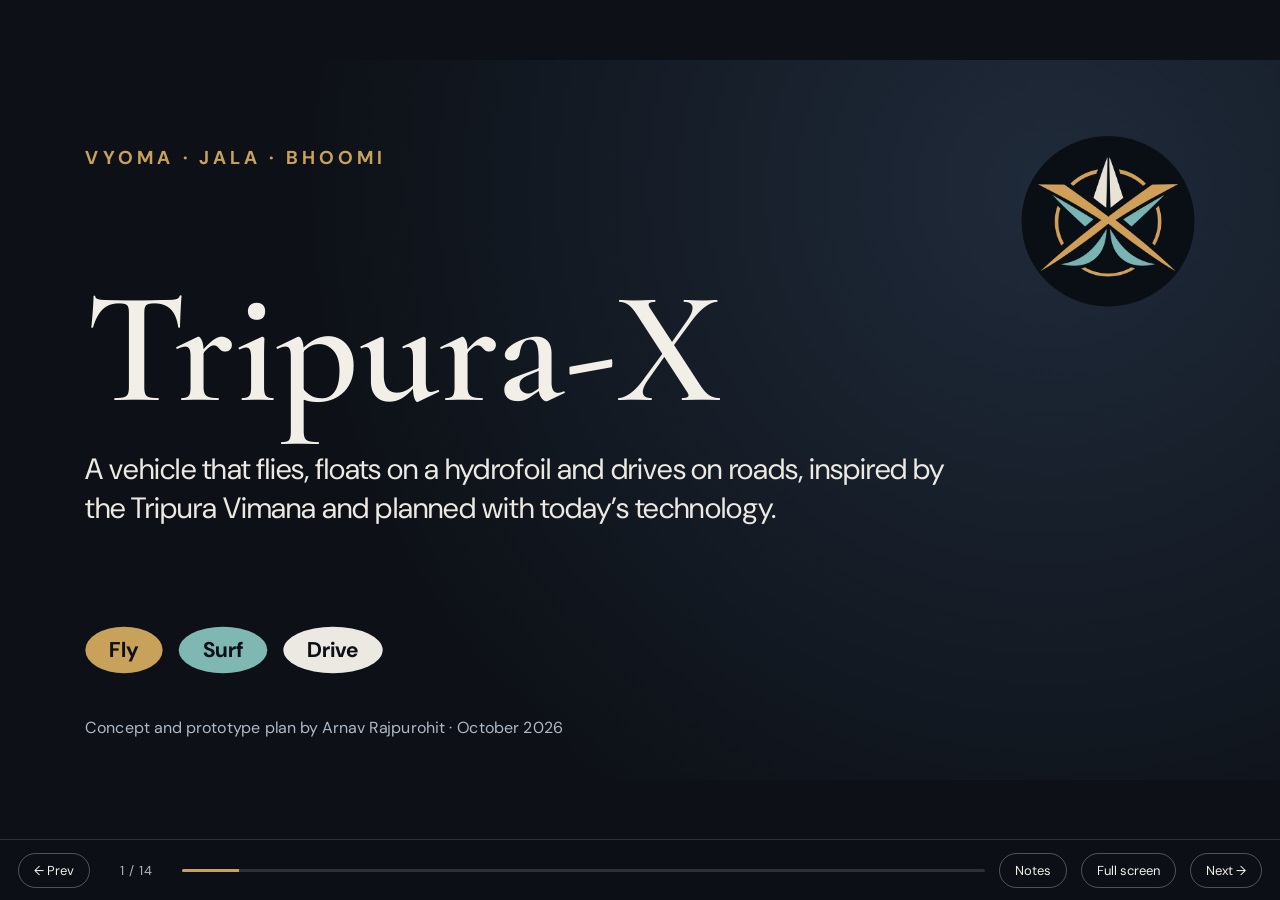
<file: presentation.html>
<!doctype html>
<html lang="en">

<head>
  <meta charset="utf-8">
  <meta name="viewport" content="width=device-width, initial-scale=1">
  <title>Tripura-X · Presentation</title>
  <link rel="icon" href="favicon.ico" sizes="any">
  <link rel="icon" type="image/png" sizes="32x32" href="assets/favicon-32.png">
  <link rel="icon" type="image/png" sizes="16x16" href="assets/favicon-16.png">
  <link rel="apple-touch-icon" href="assets/apple-touch-icon.png">
  <link rel="manifest" href="site.webmanifest">
  <link rel="preconnect" href="https://fonts.googleapis.com">
  <link
    href="https://fonts.googleapis.com/css2?family=Cormorant+Garamond:wght@500;600;700&family=DM+Sans:wght@400;500;700&display=swap"
    rel="stylesheet">
  <style>
    html,
    body {
      margin: 0;
      height: 100%;
      background: #0d1117;
      overflow: hidden;
      font-family: "DM Sans", Arial, sans-serif;
      color: #f2efe9;
    }

    #stage {
      position: fixed;
      left: 0;
      right: 0;
      top: 0;
      bottom: 0;
    }

    #deck {
      position: absolute;
      left: 50%;
      top: 50%;
      width: 1920px;
      height: 1080px;
      transform-origin: 0 0;
      background: #0d1117;
    }

    #deck *,
    #deck *::before,
    #deck *::after {
      box-sizing: border-box;
    }

    #deck>section {
      position: absolute;
      left: 0;
      top: 0;
      width: 1920px;
      height: 1080px;
      overflow: hidden;
      opacity: 0;
      visibility: hidden;
      transform: translateY(14px);
      transition: opacity .5s ease, transform .5s ease, visibility 0s linear .5s;
    }

    #deck>section.on {
      opacity: 1;
      visibility: visible;
      transform: none;
      transition: opacity .5s ease, transform .5s ease;
    }

    #deck h1,
    #deck h2,
    #deck h3,
    #deck p,
    #deck ul,
    #deck ol {
      margin: 0;
    }

    #deck ul,
    #deck ol {
      padding-left: 1.2em;
    }

    #deck li {
      margin: 0 0 .4em;
    }

    #deck aside {
      display: none;
    }

    #deck table {
      border-collapse: collapse;
      width: 100%;
      table-layout: fixed;
    }

    #deck th,
    #deck td {
      padding: .4em .6em;
      text-align: left;
      vertical-align: top;
      border-bottom: 1px solid rgba(128, 128, 128, .35);
    }

    #deck svg {
      display: block;
    }

    #bar {
      position: fixed;
      left: 0;
      right: 0;
      bottom: 0;
      height: 60px;
      display: flex;
      align-items: center;
      gap: 14px;
      padding: 0 18px;
      background: rgba(13, 17, 23, .92);
      border-top: 1px solid #2a323d;
    }

    #bar button {
      font: inherit;
      font-size: 13px;
      color: #f2efe9;
      background: transparent;
      border: 1px solid rgba(242, 239, 233, .3);
      border-radius: 99px;
      padding: 8px 15px;
      cursor: pointer;
      transition: background .2s;
    }

    #bar button:hover {
      background: rgba(242, 239, 233, .12);
    }

    #count {
      font-size: 13px;
      color: #aeb7c2;
      min-width: 64px;
      text-align: center;
      letter-spacing: 1px;
    }

    #prog {
      flex: 1;
      height: 3px;
      background: rgba(242, 239, 233, .15);
      border-radius: 3px;
      overflow: hidden;
    }

    #prog i {
      display: block;
      height: 100%;
      width: 0;
      background: #c8a15a;
      transition: width .4s ease;
    }

    #notes {
      position: fixed;
      left: 50%;
      bottom: 76px;
      transform: translateX(-50%);
      width: min(760px, calc(100vw - 32px));
      background: rgba(13, 17, 23, .94);
      border: 1px solid #2a323d;
      border-radius: 14px;
      padding: 16px 20px;
      font-size: 15px;
      line-height: 1.55;
      color: #dcd8cf;
      display: none;
    }

    #notes.show {
      display: block;
    }

    body.embed #bar {
      left: auto;
      right: 14px;
      bottom: 12px;
      height: auto;
      padding: 6px 8px;
      gap: 6px;
      border: 1px solid rgba(242, 239, 233, .2);
      border-radius: 99px;
      background: rgba(13, 17, 23, .7);
      backdrop-filter: blur(8px);
      opacity: .0;
      transition: opacity .25s;
    }

    body.embed:hover #bar,
    body.embed #bar:focus-within {
      opacity: 1;
    }

    body.embed #bar #prog,
    body.embed #bar .full,
    body.embed #bar .nt {
      display: none;
    }

    body.embed #bar button {
      padding: 6px 12px;
    }

    @media (max-width: 640px) {

      #bar .nt,
      #bar .full {
        display: none;
      }
    }
  </style>
</head>

<body>
  <div id="stage">
    <div id="deck">
      <section id="cover" data-transition="fade"
        style="background:radial-gradient(circle at 82% 18%, #1F2A3A 0%, #0D1117 62%);color:#ECE9E2;font-family:'DM Sans', Arial, sans-serif;padding:128px 128px 160px;display:flex;flex-direction:column;justify-content:space-between">
        <p style="font-size:28px;letter-spacing:6px;text-transform:uppercase;color:#C8A15A;font-weight:700">Vyoma · Jala
          · Bhoomi</p>
        <div style="display:flex;flex-direction:column;gap:32px">
          <h1
            style="font-family:'Cormorant Garamond', Georgia, serif;font-size:240px;font-weight:600;line-height:1;color:#F2EFE9">
            Tripura-X</h1>
          <p style="font-size:44px;line-height:1.3;width:1300px;color:#ECE9E2">A vehicle that flies, floats on a
            hydrofoil and drives on roads, inspired by the Tripura Vimana and planned with today’s technology.</p>
        </div>
        <div style="display:flex;flex-direction:row;gap:24px">
          <p
            style="font-size:32px;font-weight:700;background:#C8A15A;color:#0D1117;padding:14px 36px;border-radius:50%">
            Fly</p>
          <p
            style="font-size:32px;font-weight:700;background:#7FB7B2;color:#0D1117;padding:14px 36px;border-radius:50%">
            Surf</p>
          <p
            style="font-size:32px;font-weight:700;background:#ECE9E2;color:#0D1117;padding:14px 36px;border-radius:50%">
            Drive</p>
        </div>
        <p style="position:absolute;left:128px;bottom:64px;width:1000px;font-size:24px;color:#AEB8C6">Concept and
          prototype plan by Arnav Rajpurohit · October 2026</p>
        <aside>Welcome. Tripura-X is a single-seat tri-mode vehicle concept. The name nods to the Tripura Vimana, a
          craft the Vaimanika Shastra describes as moving on land, water and in the sky. This deck separates the
          inspiration from the engineering: what is real today, what a first prototype should be, and how to build it in stages. The craft is drawn as three tiers: Jala (hull and foil), Bhoomi (cabin and wheels) and Akasha (lift collar and rotors).</aside>
        <img src="assets/logo.png" alt="Tripura-X logo"
          style="position:absolute;right:128px;top:112px;width:260px;height:260px;border-radius:50%">
      </section>
      <section id="idea" data-transition="fade"
        style="background:#F2EFE9;color:#151A21;font-family:'DM Sans', Arial, sans-serif;padding:128px 128px 160px;display:flex;flex-direction:column;gap:48px">
        <div style="display:flex;flex-direction:column;gap:12px">
          <p style="font-size:26px;letter-spacing:5px;text-transform:uppercase;color:#7A5C25;font-weight:700">The idea
          </p>
          <h2 style="font-family:'Cormorant Garamond', Georgia, serif;font-size:88px;font-weight:600;line-height:1.1">
            One platform, three modes</h2>
        </div>
        <div style="display:flex;flex-direction:row;gap:32px">
          <div
            style="flex:1;display:flex;flex-direction:column;gap:14px;background:#FAF8F4;padding:40px;border:2px solid #DDD8CE;border-radius:16px">
            <p
              style="font-family:'Cormorant Garamond', Georgia, serif;font-size:96px;font-weight:700;line-height:1;color:#7A5C25">
              01</p>
            <h3 style="font-size:44px;font-weight:700">Fly</h3>
            <p style="font-size:30px;line-height:1.4;color:#3B4556">Eight electric rotors on four folding arms lift one pilot on short hops of about 7 to 10 minutes. The wheels and the sealed hull double as landing gear and float.</p>
          </div>
          <div
            style="flex:1;display:flex;flex-direction:column;gap:14px;background:#FAF8F4;padding:40px;border:2px solid #DDD8CE;border-radius:16px">
            <p
              style="font-family:'Cormorant Garamond', Georgia, serif;font-size:96px;font-weight:700;line-height:1;color:#3E7F7A">
              02</p>
            <h3 style="font-size:44px;font-weight:700">Surf</h3>
            <p style="font-size:30px;line-height:1.4;color:#3B4556">A retractable hydrofoil lifts the hull out of the
              water, so it skims on roughly 4 to 8 kW. It is an eFoil, scaled up.</p>
          </div>
          <div
            style="flex:1;display:flex;flex-direction:column;gap:14px;background:#FAF8F4;padding:40px;border:2px solid #DDD8CE;border-radius:16px">
            <p
              style="font-family:'Cormorant Garamond', Georgia, serif;font-size:96px;font-weight:700;line-height:1;color:#151A21">
              03</p>
            <h3 style="font-size:44px;font-weight:700">Drive</h3>
            <p style="font-size:30px;line-height:1.4;color:#3B4556">Three hub-motor wheels and folding rotor arms for low-speed roads, up to about 40 km/h (25 mph).</p>
          </div>
        </div>
        <p style="font-size:34px;line-height:1.4;font-weight:500;color:#151A21">Design rule: short hops in the air, long
          range on water and road. Battery energy decides everything.</p>
        <aside>Each mode borrows from a proven product: multirotor personal aircraft for flight, eFoils for water, and
          low-speed electric vehicles for roads. The innovation is the integration on one hull, not a new physics trick.
        </aside>
        <img src="assets/logo-128.png" alt="Tripura-X logo"
          style="position:absolute;right:64px;bottom:44px;width:72px;height:72px;border-radius:50%;opacity:.95">
      </section>
      <section id="inspiration" data-transition="fade"
        style="background:#F2EFE9;color:#151A21;font-family:'DM Sans', Arial, sans-serif;padding:128px 128px 160px;display:flex;flex-direction:column;gap:40px">
        <div style="display:flex;flex-direction:column;gap:12px">
          <p style="font-size:26px;letter-spacing:5px;text-transform:uppercase;color:#7A5C25;font-weight:700">
            Inspiration</p>
          <h2 style="font-family:'Cormorant Garamond', Georgia, serif;font-size:88px;font-weight:600;line-height:1.1">
            From Vaimanika Shastra to engineering</h2>
        </div>
        <table style="font-size:30px;color:#151A21">
          <tr style="background:#E7E2D7">
            <th style="width:50%;font-weight:700">What the text describes</th>
            <th style="width:50%;font-weight:700">What we build</th>
          </tr>
          <tr>
            <td style="width:50%">Tripura Vimana: a three-fold craft said to move on land, water and sky</td>
            <td style="width:50%">Three tiers on one hull: Jala (hull and foil), Bhoomi (cabin and wheels), Akasha (lift collar and rotors)</td>
          </tr>
          <tr>
            <td style="width:50%">Different vimana types for different purposes</td>
            <td style="width:50%">Swappable mission modules for passenger, cargo and rescue use</td>
          </tr>
          <tr>
            <td style="width:50%">Strict discipline expected of the pilot</td>
            <td style="width:50%">Checklists, flight envelope limits and a trained test pilot</td>
          </tr>
        </table>
        <p style="font-size:28px;line-height:1.4;color:#4F5968">Honest note: a 1974 IISc study found the text’s own
          designs aerodynamically unworkable. We borrow the idea of a three-element craft, not its specifications.</p>
        <aside>Vaimanika Shastra is a twentieth-century compilation (dictated around 1918 to 1923, first published in 1952) attributed to the sage Bharadwaja. The three-tier reading of Tripura-X is our design interpretation, not a specification from the text. Treat it as cultural
          inspiration and a naming source. Every number in this deck comes from modern aerospace and marine engineering.
        </aside>
        <img src="assets/logo-128.png" alt="Tripura-X logo"
          style="position:absolute;right:64px;bottom:44px;width:72px;height:72px;border-radius:50%;opacity:.95">
      </section>
      <section id="reality" data-transition="fade"
        style="background:#0D1117;color:#ECE9E2;font-family:'DM Sans', Arial, sans-serif;padding:128px 128px 160px;display:flex;flex-direction:column;gap:48px">
        <div style="display:flex;flex-direction:column;gap:12px">
          <p style="font-size:26px;letter-spacing:5px;text-transform:uppercase;color:#C8A15A;font-weight:700">Reality
            check</p>
          <h2
            style="font-family:'Cormorant Garamond', Georgia, serif;font-size:88px;font-weight:600;line-height:1.1;color:#F2EFE9">
            Batteries set the limits today</h2>
        </div>
        <div style="display:flex;flex-direction:row;gap:32px">
          <div
            style="flex:1;display:flex;flex-direction:column;gap:12px;background:#161B22;padding:40px;border:2px solid #2A323D;border-radius:16px">
            <p
              style="font-family:'Cormorant Garamond', Georgia, serif;font-size:120px;font-weight:700;line-height:1;color:#C8A15A">
              250</p>
            <h3 style="font-size:36px;font-weight:700;color:#F2EFE9">Wh/kg today</h3>
            <p style="font-size:28px;line-height:1.4;color:#C9D1DC">Typical aviation-grade lithium-ion cell energy density. Packs reach about 180 to 200.</p>
          </div>
          <div
            style="flex:1;display:flex;flex-direction:column;gap:12px;background:#161B22;padding:40px;border:2px solid #2A323D;border-radius:16px">
            <p
              style="font-family:'Cormorant Garamond', Georgia, serif;font-size:120px;font-weight:700;line-height:1;color:#7FB7B2">
              500</p>
            <h3 style="font-size:36px;font-weight:700;color:#F2EFE9">Wh/kg demonstrated</h3>
            <p style="font-size:28px;line-height:1.4;color:#C9D1DC">Cell-level lab and pilot results exist. Scale is expected around
              2028 to 2030.</p>
          </div>
          <div
            style="flex:1;display:flex;flex-direction:column;gap:12px;background:#161B22;padding:40px;border:2px solid #2A323D;border-radius:16px">
            <p
              style="font-family:'Cormorant Garamond', Georgia, serif;font-size:120px;font-weight:700;line-height:1;color:#C8A15A">
              64%</p>
            <h3 style="font-size:36px;font-weight:700;color:#F2EFE9">Lost to reserve</h3>
            <p style="font-size:28px;line-height:1.4;color:#C9D1DC">In a NASA study, the 20-minute reserve took 64% of
              onboard energy.</p>
          </div>
        </div>
        <p style="font-size:34px;line-height:1.4;font-weight:500;color:#F2EFE9">So Tripura-X is a short-hop machine: 7 to 10 minutes in the air, and an hour or more on water and road.</p>
        <p style="position:absolute;left:128px;bottom:64px;width:1664px;font-size:24px;color:#AEB8C6">Sources: PwC
          Strategy&amp;, eVTOL battery outlook; NASA Lift+Cruise study, Vertical Flight Society Forum 2026</p>
        <aside>At 200 Wh/kg, the NASA study vehicle drops from a 75-mile design range to 15 miles. That is why the plan
          targets short hops and plans for battery upgrades as 400 to 500 Wh/kg cells reach production.</aside>
        <img src="assets/logo-128.png" alt="Tripura-X logo"
          style="position:absolute;right:64px;bottom:44px;width:72px;height:72px;border-radius:50%;opacity:.95">
      </section>
      <section id="architecture" data-transition="fade"
        style="background:#0D1117;color:#ECE9E2;font-family:'DM Sans', Arial, sans-serif;padding:128px 128px 160px;display:flex;flex-direction:column;gap:12px">
        <p style="font-size:26px;letter-spacing:5px;text-transform:uppercase;color:#C8A15A;font-weight:700">Architecture
        </p>
        <h2
          style="font-family:'Cormorant Garamond', Georgia, serif;font-size:88px;font-weight:600;line-height:1.1;color:#F2EFE9">
          Anatomy of Tripura-X</h2>
        <svg viewBox="0 0 1000 600" width="1000" height="600"
          aria-label="Side view of Tripura-X showing rotors on folding arms, glass cabin, hull, battery, wheels and hydrofoil"
          xmlns="http://www.w3.org/2000/svg" style="position:absolute;left:128px;top:300px;width:1000px;height:600px">
          <defs>
            <linearGradient id="hg" x1="0" y1="0" x2="0" y2="1"><stop offset="0" stop-color="#F6F4EF"/><stop offset=".56" stop-color="#D3D0C8"/><stop offset=".6" stop-color="#2A313A"/><stop offset="1" stop-color="#0F1319"/></linearGradient>
            <linearGradient id="gg" x1="0" y1="0" x2="0" y2="1"><stop offset="0" stop-color="#6F8AA3" stop-opacity=".85"/><stop offset="1" stop-color="#1F2C38" stop-opacity=".92"/></linearGradient>
            <linearGradient id="mg" x1="0" y1="0" x2="0" y2="1"><stop offset="0" stop-color="#A9B3BF"/><stop offset=".5" stop-color="#6B7785"/><stop offset="1" stop-color="#3A434E"/></linearGradient>
            <clipPath id="hc"><path id="hp" d="M100 400 C200 330 380 300 520 300 C700 300 840 340 900 400 C840 450 700 482 520 482 C380 482 200 460 100 400 Z"/></clipPath>
          </defs>
          <ellipse cx="520" cy="520" rx="400" ry="14" fill="#000" opacity=".28"/>
          <path d="M430 300 L262 268 M610 300 L778 268" stroke="#8E99A7" stroke-width="16" stroke-linecap="round" fill="none"/>
          <g id="r1"><rect x="222" y="262" width="80" height="30" rx="9" fill="url(#mg)"/><line x1="262" y1="262" x2="262" y2="190" stroke="#B9C0C8" stroke-width="6"/>
            <ellipse cx="262" cy="236" rx="112" ry="9" fill="#EEEBE4" opacity=".32"/><ellipse cx="262" cy="214" rx="112" ry="9" fill="#EEEBE4" opacity=".32"/>
            <line x1="156" y1="236" x2="368" y2="236" stroke="#1C2229" stroke-width="5" stroke-linecap="round"/><line x1="156" y1="214" x2="368" y2="214" stroke="#1C2229" stroke-width="5" stroke-linecap="round"/>
            <path d="M262 176 L254 192 L270 192 Z" fill="#3A434E"/><ellipse cx="262" cy="270" rx="118" ry="9" fill="none" stroke="#EEEBE4" stroke-width="3"/>
            <path d="M262 276 L150 270 M262 276 L374 270" stroke="#B9C0C8" stroke-width="3"/></g>
          <use href="#r1" transform="translate(516 0)"/>
          <path d="M100 400 C200 330 380 300 520 300 C700 300 840 340 900 400 C840 450 700 482 520 482 C380 482 200 460 100 400 Z" fill="url(#hg)" stroke="#ECE9E2" stroke-width="3"/>
          <g clip-path="url(#hc)"><rect x="840" y="300" width="80" height="190" fill="#3A434E" opacity=".9"/><rect x="90" y="300" width="70" height="190" fill="#12171E" opacity=".9"/>
            <path d="M90 372 C300 360 700 360 910 372 M90 414 C300 422 700 422 910 414" stroke="#4B5663" stroke-width="5" fill="none"/></g>
          <ellipse cx="520" cy="302" rx="228" ry="11" fill="none" stroke="url(#mg)" stroke-width="7"/>
          <path d="M392 304 C392 214 462 188 520 188 C586 188 642 222 652 306 Z" fill="url(#gg)" stroke="#3A434E" stroke-width="4"/>
          <path d="M520 188 C546 218 548 270 540 304 M470 200 C444 232 436 272 438 304" stroke="#3A434E" stroke-width="3" fill="none"/>
          <ellipse cx="506" cy="282" rx="36" ry="22" fill="#12171E"/><ellipse cx="470" cy="256" rx="10" ry="24" fill="#12171E"/>
          <line x1="520" y1="188" x2="520" y2="158" stroke="#3A434E" stroke-width="5"/><circle cx="520" cy="152" r="6" fill="#3A434E"/>
          <rect x="400" y="396" width="240" height="46" rx="10" fill="#7FB7B2" opacity=".92"/>
          <path d="M440 400 V438 M480 400 V438 M520 400 V438 M560 400 V438 M600 400 V438" stroke="#0D1117" stroke-width="2" opacity=".35"/>
          <line x1="262" y1="448" x2="272" y2="492" stroke="#B9C0C8" stroke-width="9"/><line x1="770" y1="436" x2="760" y2="492" stroke="#B9C0C8" stroke-width="9"/>
          <g><circle cx="272" cy="502" r="40" fill="#14171C" stroke="#2B323B" stroke-width="3"/><circle cx="272" cy="502" r="24" fill="#3A434E" stroke="#B9C0C8" stroke-width="3"/><circle cx="272" cy="502" r="7" fill="#B9C0C8"/></g>
          <g><circle cx="760" cy="502" r="40" fill="#14171C" stroke="#2B323B" stroke-width="3"/><circle cx="760" cy="502" r="24" fill="#3A434E" stroke="#B9C0C8" stroke-width="3"/><circle cx="760" cy="502" r="7" fill="#B9C0C8"/></g>
          <line x1="520" y1="482" x2="520" y2="556" stroke="#C9D1DC" stroke-width="12"/>
          <ellipse cx="520" cy="560" rx="38" ry="13" fill="#3A434E" stroke="#B9C0C8" stroke-width="2"/>
          <ellipse cx="548" cy="566" rx="170" ry="8" fill="#7FB7B2"/>
        </svg>
        <p
          style="position:absolute;left:368px;top:454px;width:44px;height:44px;line-height:44px;text-align:center;border-radius:50%;background:#F2EFE9;color:#0D1117;font-size:26px;font-weight:700">
          1</p>
        <p
          style="position:absolute;left:974px;top:628px;width:44px;height:44px;line-height:44px;text-align:center;border-radius:50%;background:#F2EFE9;color:#0D1117;font-size:26px;font-weight:700">
          2</p>
        <p
          style="position:absolute;left:626px;top:697px;width:44px;height:44px;line-height:44px;text-align:center;border-radius:50%;background:#F2EFE9;color:#0D1117;font-size:26px;font-weight:700">
          3</p>
        <p
          style="position:absolute;left:866px;top:834px;width:44px;height:44px;line-height:44px;text-align:center;border-radius:50%;background:#F2EFE9;color:#0D1117;font-size:26px;font-weight:700">
          4</p>
        <p
          style="position:absolute;left:626px;top:868px;width:44px;height:44px;line-height:44px;text-align:center;border-radius:50%;background:#F2EFE9;color:#0D1117;font-size:26px;font-weight:700">
          5</p>
        <div style="position:absolute;left:1180px;top:300px;width:612px;display:flex;flex-direction:column;gap:20px">
          <div style="display:flex;flex-direction:row;gap:20px">
            <p
              style="width:44px;height:44px;line-height:44px;text-align:center;border-radius:50%;background:#F2EFE9;color:#0D1117;font-size:26px;font-weight:700">
              1</p>
            <div style="display:flex;flex-direction:column;gap:4px;width:548px">
              <h3 style="font-size:30px;font-weight:700;color:#F2EFE9">Eight rotors</h3>
              <p style="font-size:26px;line-height:1.4;color:#C9D1DC">Four folding arms, two coaxial three-blade rotors each on one mast. 1.0 m discs.</p>
            </div>
          </div>
          <div style="display:flex;flex-direction:row;gap:20px">
            <p
              style="width:44px;height:44px;line-height:44px;text-align:center;border-radius:50%;background:#F2EFE9;color:#0D1117;font-size:26px;font-weight:700">
              2</p>
            <div style="display:flex;flex-direction:column;gap:4px;width:548px">
              <h3 style="font-size:30px;font-weight:700;color:#F2EFE9">Hull and single-seat cabin</h3>
              <p style="font-size:26px;line-height:1.4;color:#C9D1DC">Carbon and foam monocoque under a glass canopy. Floats when parked.</p>
            </div>
          </div>
          <div style="display:flex;flex-direction:row;gap:20px">
            <p
              style="width:44px;height:44px;line-height:44px;text-align:center;border-radius:50%;background:#F2EFE9;color:#0D1117;font-size:26px;font-weight:700">
              3</p>
            <div style="display:flex;flex-direction:column;gap:4px;width:548px">
              <h3 style="font-size:30px;font-weight:700;color:#F2EFE9">Battery pack</h3>
              <p style="font-size:26px;line-height:1.4;color:#C9D1DC">About 14 kWh, low and central, shared by all three
                modes.</p>
            </div>
          </div>
          <div style="display:flex;flex-direction:row;gap:20px">
            <p
              style="width:44px;height:44px;line-height:44px;text-align:center;border-radius:50%;background:#F2EFE9;color:#0D1117;font-size:26px;font-weight:700">
              4</p>
            <div style="display:flex;flex-direction:column;gap:4px;width:548px">
              <h3 style="font-size:30px;font-weight:700;color:#F2EFE9">Retractable wheels</h3>
              <p style="font-size:26px;line-height:1.4;color:#C9D1DC">Three wheels on struts. Hub motors on the road, landing gear in the air.
              </p>
            </div>
          </div>
          <div style="display:flex;flex-direction:row;gap:20px">
            <p
              style="width:44px;height:44px;line-height:44px;text-align:center;border-radius:50%;background:#F2EFE9;color:#0D1117;font-size:26px;font-weight:700">
              5</p>
            <div style="display:flex;flex-direction:column;gap:4px;width:548px">
              <h3 style="font-size:30px;font-weight:700;color:#F2EFE9">Retractable hydrofoil</h3>
              <p style="font-size:26px;line-height:1.4;color:#C9D1DC">Strut, 1,550 cm² front wing and an electric pod.
              </p>
            </div>
          </div>
        </div>
        <p style="position:absolute;left:128px;bottom:64px;width:1400px;font-size:24px;color:#AEB8C6">Three tiers: Akasha (lift collar and rotors), Bhoomi (cabin and wheels), Jala (hull and foil). Gear shown deployed; in flight the wheels and foil retract.</p>
        <aside>Think of the hull as a small boat that happens to carry rotors, wheels and a foil. The hull gives
          buoyancy and crash structure, the battery sits low for stability, and every extra mode adds weight, so each
          mode keeps its hardware as simple as possible.</aside>
        <img src="assets/logo-128.png" alt="Tripura-X logo"
          style="position:absolute;right:64px;bottom:44px;width:72px;height:72px;border-radius:50%;opacity:.95">
      </section>
      <section id="air" data-transition="fade"
        style="background:#F2EFE9;color:#151A21;font-family:'DM Sans', Arial, sans-serif;padding:128px 128px 160px;display:flex;flex-direction:column;gap:40px">
        <div style="display:flex;flex-direction:column;gap:12px">
          <p style="font-size:26px;letter-spacing:5px;text-transform:uppercase;color:#7A5C25;font-weight:700">Mode 1 ·
            Air</p>
          <h2 style="font-family:'Cormorant Garamond', Georgia, serif;font-size:88px;font-weight:600;line-height:1.1">
            Eight rotors, one pilot</h2>
        </div>
        <table style="font-size:30px;color:#151A21">
          <tr style="background:#E7E2D7">
            <th style="width:30%;font-weight:700">Item</th>
            <th style="width:70%;font-weight:700">Target (engineering estimate)</th>
          </tr>
          <tr>
            <td style="width:30%">Gross mass</td>
            <td style="width:70%">About 318 kg: 228 kg vehicle plus a 90 kg pilot</td>
          </tr>
          <tr>
            <td style="width:30%">Rotors</td>
            <td style="width:70%">8 rotors of 1.0 m in 4 coaxial pairs, about 500 N/m² per rotor and 1,000 N/m² per pair</td>
          </tr>
          <tr>
            <td style="width:30%">Hover power</td>
            <td style="width:70%">About 95 kW electrical, near 100 kW at lift-off</td>
          </tr>
          <tr>
            <td style="width:30%">Battery</td>
            <td style="width:70%">14 kWh at 200 Wh/kg pack level, about 70 kg, 80% usable, peak draw near 7C</td>
          </tr>
          <tr>
            <td style="width:30%">Flight time</td>
            <td style="width:70%">About 7 minutes of hover, 9 to 11 minutes with forward flight, no reserve</td>
          </tr>
          <tr>
            <td style="width:30%">Failure goal</td>
            <td style="width:70%">Controlled landing after the loss of any one motor</td>
          </tr>
        </table>
        <p style="font-size:26px;line-height:1.4;color:#4F5968">Method: momentum theory, ideal power = T^1.5 / √(2ρA)
          with T = 3,120 N and A = 6.28 m², plus a 20% coaxial-pair penalty, 65% rotor efficiency and 85% motor-and-controller efficiency.</p>
        <aside>This is the hard mode. Hover needs about 95 kW for a 318 kg craft. Stacking rotors in coaxial pairs shrinks the footprint but costs roughly 20% more induced power than eight side-by-side rotors, which is why the battery is the
          biggest single item in the weight budget and why flights stay short. Every number here is a first-pass
          estimate to be replaced by thrust-stand test data.</aside>
        <img src="assets/logo-128.png" alt="Tripura-X logo"
          style="position:absolute;right:64px;bottom:44px;width:72px;height:72px;border-radius:50%;opacity:.95">
      </section>
      <section id="water-road" data-transition="fade"
        style="background:#F2EFE9;color:#151A21;font-family:'DM Sans', Arial, sans-serif;padding:128px 128px 160px;display:flex;flex-direction:column;gap:40px">
        <div style="display:flex;flex-direction:column;gap:12px">
          <p style="font-size:26px;letter-spacing:5px;text-transform:uppercase;color:#7A5C25;font-weight:700">Modes 2
            and 3 · Water and road</p>
          <h2 style="font-family:'Cormorant Garamond', Georgia, serif;font-size:88px;font-weight:600;line-height:1.1">
            Proven technology, scaled up</h2>
        </div>
        <div style="display:flex;flex-direction:row;gap:32px">
          <div
            style="flex:1;display:flex;flex-direction:column;gap:20px;background:#FAF8F4;padding:40px;border:2px solid #DDD8CE;border-radius:16px">
            <h3 style="font-size:44px;font-weight:700;color:#3E7F7A">Water: hydrofoil</h3>
            <ul style="font-size:30px;line-height:1.4;color:#3B4556">
              <li>A 1,550 cm² front wing lifts 318 kg at about 7 m/s.</li>
              <li>Foil-borne cruise near 9 m/s draws about 4 to 5 kW. Plan for 8 kW.</li>
              <li>Production eFoils already use 5 kW motors for up to two hours.</li>
            </ul>
          </div>
          <div
            style="flex:1;display:flex;flex-direction:column;gap:20px;background:#FAF8F4;padding:40px;border:2px solid #DDD8CE;border-radius:16px">
            <h3 style="font-size:44px;font-weight:700;color:#151A21">Road: low-speed trike</h3>
            <ul style="font-size:30px;line-height:1.4;color:#3B4556">
              <li>Two hub motors of about 3 kW each.</li>
              <li>Top speed of about 40 km/h (25 mph). Three wheels mean a motorcycle or autocycle class in most countries, not a four-wheel low-speed car.</li>
              <li>Rotor arms fold so the vehicle stays narrow.</li>
            </ul>
          </div>
        </div>
        <p style="position:absolute;left:128px;bottom:64px;width:1664px;font-size:24px;color:#4F5968">Sources: Waveshark
          E-Foil 2 Sport specifications; CNN report on Alef Model A</p>
        <aside>The foil numbers use simple lift and drag estimates: lift equals half density times speed squared times
          area times lift coefficient, and a lift-to-drag ratio of about 12. A real foil needs CFD or tank testing.
          Production eFoils prove the motor-and-foil package works at rider scale.</aside>
        <img src="assets/logo-128.png" alt="Tripura-X logo"
          style="position:absolute;right:64px;bottom:44px;width:72px;height:72px;border-radius:50%;opacity:.95">
      </section>
      <section id="switching" data-transition="fade"
        style="background:#0D1117;color:#ECE9E2;font-family:'DM Sans', Arial, sans-serif;padding:128px 128px 160px;display:flex;flex-direction:column;gap:36px">
        <div style="display:flex;flex-direction:column;gap:12px">
          <p style="font-size:26px;letter-spacing:5px;text-transform:uppercase;color:#C8A15A;font-weight:700">Mode
            switching</p>
          <h2
            style="font-family:'Cormorant Garamond', Georgia, serif;font-size:88px;font-weight:600;line-height:1.1;color:#F2EFE9">
            Drive, float, foil, fly</h2>
        </div>
        <div style="display:flex;flex-direction:column;gap:20px">
          <div
            style="display:flex;flex-direction:row;align-items:center;gap:36px;background:#161B22;padding:24px 40px;border:2px solid #2A323D;border-radius:16px">
            <p
              style="font-family:'Cormorant Garamond', Georgia, serif;font-size:80px;font-weight:700;line-height:1;color:#C8A15A;width:110px">
              01</p>
            <h3 style="font-size:38px;font-weight:700;color:#F2EFE9;width:240px">Drive</h3>
            <p style="flex:1;font-size:28px;line-height:1.4;color:#C9D1DC">Road mode at up to about 40 km/h to a ramp or
              beach. Rotor arms stay folded.</p>
          </div>
          <div
            style="display:flex;flex-direction:row;align-items:center;gap:36px;background:#161B22;padding:24px 40px;border:2px solid #2A323D;border-radius:16px">
            <p
              style="font-family:'Cormorant Garamond', Georgia, serif;font-size:80px;font-weight:700;line-height:1;color:#7FB7B2;width:110px">
              02</p>
            <h3 style="font-size:38px;font-weight:700;color:#F2EFE9;width:240px">Float</h3>
            <p style="flex:1;font-size:28px;line-height:1.4;color:#C9D1DC">The hull enters the water and the wheels
              retract into the hull.</p>
          </div>
          <div
            style="display:flex;flex-direction:row;align-items:center;gap:36px;background:#161B22;padding:24px 40px;border:2px solid #2A323D;border-radius:16px">
            <p
              style="font-family:'Cormorant Garamond', Georgia, serif;font-size:80px;font-weight:700;line-height:1;color:#7FB7B2;width:110px">
              03</p>
            <h3 style="font-size:38px;font-weight:700;color:#F2EFE9;width:240px">Foil</h3>
            <p style="flex:1;font-size:28px;line-height:1.4;color:#C9D1DC">The foil strut drops, the pod accelerates and
              the hull rises clear at about 7 m/s.</p>
          </div>
          <div
            style="display:flex;flex-direction:row;align-items:center;gap:36px;background:#161B22;padding:24px 40px;border:2px solid #2A323D;border-radius:16px">
            <p
              style="font-family:'Cormorant Garamond', Georgia, serif;font-size:80px;font-weight:700;line-height:1;color:#C8A15A;width:110px">
              04</p>
            <h3 style="font-size:38px;font-weight:700;color:#F2EFE9;width:240px">Fly</h3>
            <p style="flex:1;font-size:28px;line-height:1.4;color:#C9D1DC">Take off from a ramp or pad after the
              pre-flight check. Arms unfold, foil and wheels retract.</p>
          </div>
        </div>
        <p style="font-size:26px;line-height:1.4;color:#AEB8C6">The flight computer allows a mode change only at a safe
          speed and after sensor checks.</p>
        <aside>The sequence is deliberately one-directional on each leg. Taking off from open water is hard because of
          spray and wave motion, so the plan uses ramps and pads first and treats water takeoff as a later milestone.
        </aside>
        <img src="assets/logo-128.png" alt="Tripura-X logo"
          style="position:absolute;right:64px;bottom:44px;width:72px;height:72px;border-radius:50%;opacity:.95">
      </section>
      <section id="budget" data-transition="fade"
        style="background:#F2EFE9;color:#151A21;font-family:'DM Sans', Arial, sans-serif;padding:128px 128px 160px;display:flex;flex-direction:column;gap:40px">
        <div style="display:flex;flex-direction:column;gap:12px">
          <p style="font-size:26px;letter-spacing:5px;text-transform:uppercase;color:#7A5C25;font-weight:700">Weight
            budget</p>
          <h2 style="font-family:'Cormorant Garamond', Georgia, serif;font-size:88px;font-weight:600;line-height:1.1">
            Where the 318 kg goes</h2>
        </div>
        <div style="display:flex;flex-direction:row;gap:48px;align-items:flex-start">
          <div style="width:1000px;display:flex;flex-direction:column">
            <table style="font-size:28px;color:#151A21">
              <tr style="background:#E7E2D7">
                <th style="width:78%;font-weight:700">Item</th>
                <th style="width:22%;font-weight:700;text-align:right">Mass (kg)</th>
              </tr>
              <tr>
                <td style="width:78%">Hull and structure</td>
                <td style="width:22%;text-align:right">45</td>
              </tr>
              <tr>
                <td style="width:78%">8 motors, props, controllers, arms</td>
                <td style="width:22%;text-align:right">41</td>
              </tr>
              <tr>
                <td style="width:78%">Battery, 14 kWh</td>
                <td style="width:22%;text-align:right">70</td>
              </tr>
              <tr>
                <td style="width:78%">Wheels, hub motors, retraction</td>
                <td style="width:22%;text-align:right">22</td>
              </tr>
              <tr>
                <td style="width:78%">Foil, strut, pod, retraction</td>
                <td style="width:22%;text-align:right">18</td>
              </tr>
              <tr>
                <td style="width:78%">Avionics, wiring, cooling</td>
                <td style="width:22%;text-align:right">12</td>
              </tr>
              <tr>
                <td style="width:78%">Ballistic parachute</td>
                <td style="width:22%;text-align:right">12</td>
              </tr>
              <tr>
                <td style="width:78%">Seat, controls, other</td>
                <td style="width:22%;text-align:right">8</td>
              </tr>
            </table>
          </div>
          <div style="width:616px;display:flex;flex-direction:column;gap:20px">
            <div
              style="display:flex;flex-direction:column;gap:4px;background:#FAF8F4;padding:24px 32px;border:2px solid #DDD8CE;border-radius:16px">
              <p
                style="font-family:'Cormorant Garamond', Georgia, serif;font-size:88px;font-weight:700;line-height:1;color:#151A21">
                228 kg</p>
              <p style="font-size:28px;color:#4F5968">Vehicle empty mass</p>
            </div>
            <div
              style="display:flex;flex-direction:column;gap:4px;background:#FAF8F4;padding:24px 32px;border:2px solid #DDD8CE;border-radius:16px">
              <p
                style="font-family:'Cormorant Garamond', Georgia, serif;font-size:88px;font-weight:700;line-height:1;color:#3E7F7A">
                90 kg</p>
              <p style="font-size:28px;color:#4F5968">Pilot</p>
            </div>
            <div
              style="display:flex;flex-direction:column;gap:4px;background:#FAF8F4;padding:24px 32px;border:2px solid #DDD8CE;border-radius:16px">
              <p
                style="font-family:'Cormorant Garamond', Georgia, serif;font-size:88px;font-weight:700;line-height:1;color:#7A5C25">
                318 kg</p>
              <p style="font-size:28px;color:#4F5968">Gross mass</p>
            </div>
          </div>
        </div>
        <aside>The battery and the three mode systems are the heavy items. Every kilogram added raises hover power, so
          each mode’s hardware has to earn its place. Mass figures are targets for a first design and will move as parts
          are chosen.</aside>
        <img src="assets/logo-128.png" alt="Tripura-X logo"
          style="position:absolute;right:64px;bottom:44px;width:72px;height:72px;border-radius:50%;opacity:.95">
      </section>
      <section id="safety" data-transition="fade"
        style="background:#0D1117;color:#ECE9E2;font-family:'DM Sans', Arial, sans-serif;padding:128px 128px 160px;display:flex;flex-direction:column;gap:40px">
        <div style="display:flex;flex-direction:column;gap:12px">
          <p style="font-size:26px;letter-spacing:5px;text-transform:uppercase;color:#C8A15A;font-weight:700">Safety</p>
          <h2
            style="font-family:'Cormorant Garamond', Georgia, serif;font-size:88px;font-weight:600;line-height:1.1;color:#F2EFE9">
            Built to fail safely</h2>
        </div>
        <div style="display:grid;grid-template-columns:1fr 1fr 1fr;gap:28px">
          <div
            style="display:flex;flex-direction:column;gap:12px;background:#161B22;padding:32px;border:2px solid #2A323D;border-radius:16px">
            <h3 style="font-size:32px;font-weight:700;color:#C8A15A">Ballistic parachute</h3>
            <p style="font-size:26px;line-height:1.4;color:#C9D1DC">Rated for 318 kg, 12 kg budgeted. It needs tens of metres of height to open.</p>
          </div>
          <div
            style="display:flex;flex-direction:column;gap:12px;background:#161B22;padding:32px;border:2px solid #2A323D;border-radius:16px">
            <h3 style="font-size:32px;font-weight:700;color:#C8A15A">Battery safety</h3>
            <p style="font-size:26px;line-height:1.4;color:#C9D1DC">Cell monitoring, thermal barriers and a sealed,
              isolated pack.</p>
          </div>
          <div
            style="display:flex;flex-direction:column;gap:12px;background:#161B22;padding:32px;border:2px solid #2A323D;border-radius:16px">
            <h3 style="font-size:32px;font-weight:700;color:#C8A15A">Redundancy</h3>
            <p style="font-size:26px;line-height:1.4;color:#C9D1DC">Eight motors, two flight computers and two power
              buses.</p>
          </div>
          <div
            style="display:flex;flex-direction:column;gap:12px;background:#161B22;padding:32px;border:2px solid #2A323D;border-radius:16px">
            <h3 style="font-size:32px;font-weight:700;color:#7FB7B2">Water cut-off</h3>
            <p style="font-size:26px;line-height:1.4;color:#C9D1DC">A dead-man switch stops the drive if the pilot
              falls, as on eFoils.</p>
          </div>
          <div
            style="display:flex;flex-direction:column;gap:12px;background:#161B22;padding:32px;border:2px solid #2A323D;border-radius:16px">
            <h3 style="font-size:32px;font-weight:700;color:#7FB7B2">Road guards</h3>
            <p style="font-size:26px;line-height:1.4;color:#C9D1DC">Folded arms and guarded rotors while driving near
              people.</p>
          </div>
          <div
            style="display:flex;flex-direction:column;gap:12px;background:#161B22;padding:32px;border:2px solid #2A323D;border-radius:16px">
            <h3 style="font-size:32px;font-weight:700;color:#7FB7B2">Test ladder</h3>
            <p style="font-size:26px;line-height:1.4;color:#C9D1DC">Thrust stand, tether, sandbag, then a trained test
              pilot.</p>
          </div>
        </div>
        <aside>Never put a person on an untested aircraft. The test ladder is the core safety practice: every step
          proves one risk before the next step adds another.</aside>
        <img src="assets/logo-128.png" alt="Tripura-X logo"
          style="position:absolute;right:64px;bottom:44px;width:72px;height:72px;border-radius:50%;opacity:.95">
      </section>
      <section id="roadmap" data-transition="fade"
        style="background:#F2EFE9;color:#151A21;font-family:'DM Sans', Arial, sans-serif;padding:128px 128px 160px;display:flex;flex-direction:column;gap:40px">
        <div style="display:flex;flex-direction:column;gap:12px">
          <p style="font-size:26px;letter-spacing:5px;text-transform:uppercase;color:#7A5C25;font-weight:700">Build
            roadmap</p>
          <h2 style="font-family:'Cormorant Garamond', Georgia, serif;font-size:88px;font-weight:600;line-height:1.1">
            Three phases, one risk at a time</h2>
        </div>
        <div style="display:flex;flex-direction:row;gap:32px">
          <div
            style="flex:1;display:flex;flex-direction:column;gap:14px;background:#FAF8F4;padding:40px;border:2px solid #DDD8CE;border-radius:16px">
            <p style="font-size:26px;letter-spacing:3px;text-transform:uppercase;font-weight:700;color:#7A5C25">Phase 1
              · 0 to 3 months</p>
            <h3 style="font-size:40px;font-weight:700">Subsystem rigs</h3>
            <p style="font-size:28px;line-height:1.4;color:#3B4556">A 5 kg unmanned quad with floats and wheels, plus an
              RC foil boat. Prove each mode alone.</p>
            <p style="font-size:30px;font-weight:700;color:#3E7F7A">US$2.5k to 5k</p>
          </div>
          <div
            style="flex:1;display:flex;flex-direction:column;gap:14px;background:#FAF8F4;padding:40px;border:2px solid #DDD8CE;border-radius:16px">
            <p style="font-size:26px;letter-spacing:3px;text-transform:uppercase;font-weight:700;color:#7A5C25">Phase 2
              · 3 to 12 months</p>
            <h3 style="font-size:40px;font-weight:700">Integrated demonstrator</h3>
            <p style="font-size:28px;line-height:1.4;color:#3B4556">One unmanned hull that drives, floats, foils and
              flies. Check weight-class rules first.</p>
            <p style="font-size:30px;font-weight:700;color:#3E7F7A">US$25k to 60k</p>
          </div>
          <div
            style="flex:1;display:flex;flex-direction:column;gap:14px;background:#FAF8F4;padding:40px;border:2px solid #DDD8CE;border-radius:16px">
            <p style="font-size:26px;letter-spacing:3px;text-transform:uppercase;font-weight:700;color:#7A5C25">Phase 3
              · 12 to 36 months</p>
            <h3 style="font-size:40px;font-weight:700">Single-seat prototype</h3>
            <p style="font-size:28px;line-height:1.4;color:#3B4556">A manned craft flown by a trained test pilot under
              the aviation authority’s experimental rules.</p>
            <p style="font-size:30px;font-weight:700;color:#3E7F7A">US$300k to 1M+</p>
          </div>
        </div>
        <p style="position:absolute;left:128px;bottom:64px;width:1664px;font-size:24px;color:#4F5968">Cost ranges are
          rough planning estimates, not quotes.</p>
        <aside>The ladder is the point. Phase 1 can start this week with off-the-shelf parts. Do not move to a manned
          phase until the unmanned demonstrator has completed repeated mode transitions without incident.</aside>
        <img src="assets/logo-128.png" alt="Tripura-X logo"
          style="position:absolute;right:64px;bottom:44px;width:72px;height:72px;border-radius:50%;opacity:.95">
      </section>
      <section id="bom" data-transition="fade"
        style="background:#0D1117;color:#ECE9E2;font-family:'DM Sans', Arial, sans-serif;padding:128px 128px 160px;display:flex;flex-direction:column;gap:40px">
        <div style="display:flex;flex-direction:column;gap:12px">
          <p style="font-size:26px;letter-spacing:5px;text-transform:uppercase;color:#C8A15A;font-weight:700">Start this
            week</p>
          <h2
            style="font-family:'Cormorant Garamond', Georgia, serif;font-size:88px;font-weight:600;line-height:1.1;color:#F2EFE9">
            Phase 1 parts list</h2>
        </div>
        <table style="font-size:28px;color:#ECE9E2">
          <tr style="background:#222A35">
            <th style="width:76%;font-weight:700">Part</th>
            <th style="width:24%;font-weight:700;text-align:right">Cost (US$)</th>
          </tr>
          <tr>
            <td style="width:76%">Quad or hex frame, motors, controllers and props for about 5 kg</td>
            <td style="width:24%;text-align:right">600 to 900</td>
          </tr>
          <tr>
            <td style="width:76%">Pixhawk-class flight controller with ArduPilot, GPS, telemetry</td>
            <td style="width:24%;text-align:right">300 to 500</td>
          </tr>
          <tr>
            <td style="width:76%">Two battery packs and a charger</td>
            <td style="width:24%;text-align:right">300 to 500</td>
          </tr>
          <tr>
            <td style="width:76%">Floats and fold-out wheels, printed or cut from foam</td>
            <td style="width:24%;text-align:right">100 to 250</td>
          </tr>
          <tr>
            <td style="width:76%">RC hydrofoil test boat with a brushless pod</td>
            <td style="width:24%;text-align:right">400 to 800</td>
          </tr>
          <tr>
            <td style="width:76%">Radio, camera and sensors</td>
            <td style="width:24%;text-align:right">300 to 500</td>
          </tr>
          <tr>
            <td style="width:76%">Tools, test stand and safety gear</td>
            <td style="width:24%;text-align:right">300 to 600</td>
          </tr>
          <tr style="background:#161B22">
            <td style="width:76%;font-weight:700">Total, rough estimate</td>
            <td style="width:24%;text-align:right;font-weight:700">2,300 to 4,050</td>
          </tr>
        </table>
        <p style="position:absolute;left:128px;bottom:64px;width:1664px;font-size:24px;color:#AEB8C6">Prices are rough
          planning estimates and vary by country and supplier.</p>
        <aside>Phase 1 is hobby-scale hardware. It is enough to test floating, wheeled landing, foil lift on a small
          boat, and the control logic for mode changes. Wear eye protection and test over open ground or calm water away
          from people.</aside>
        <img src="assets/logo-128.png" alt="Tripura-X logo"
          style="position:absolute;right:64px;bottom:44px;width:72px;height:72px;border-radius:50%;opacity:.95">
      </section>
      <section id="regulation" data-transition="fade"
        style="background:#F2EFE9;color:#151A21;font-family:'DM Sans', Arial, sans-serif;padding:128px 128px 160px;display:flex;flex-direction:column;gap:40px">
        <div style="display:flex;flex-direction:column;gap:12px">
          <p style="font-size:26px;letter-spacing:5px;text-transform:uppercase;color:#7A5C25;font-weight:700">Rules and
            risks</p>
          <h2 style="font-family:'Cormorant Garamond', Georgia, serif;font-size:88px;font-weight:600;line-height:1.1">
            What can stop the project</h2>
        </div>
        <div style="display:flex;flex-direction:row;gap:32px">
          <div
            style="flex:1;display:flex;flex-direction:column;gap:20px;background:#FAF8F4;padding:40px;border:2px solid #DDD8CE;border-radius:16px">
            <h3 style="font-size:40px;font-weight:700;color:#3E7F7A">Rules to check</h3>
            <ul style="font-size:28px;line-height:1.4;color:#3B4556">
              <li>Drone rules by weight class. In India a 5 kg drone is “Small” (2 to 25 kg) under the Drone Rules, 2021: register it and hold a remote pilot certificate.</li>
              <li>Manned flight needs special authority. Alef’s Model A earned an FAA special airworthiness certificate
                limited to exhibition and R&amp;D.</li>
              <li>Road use: three wheels mean a motorcycle or autocycle class. Plan type approval (ARAI in India) or private-land testing.</li>
              <li>Boating registration and life jackets on water.</li>
            </ul>
          </div>
          <div
            style="flex:1;display:flex;flex-direction:column;gap:20px;background:#FAF8F4;padding:40px;border:2px solid #DDD8CE;border-radius:16px">
            <h3 style="font-size:40px;font-weight:700;color:#7A5C25">Top technical risks</h3>
            <ul style="font-size:28px;line-height:1.4;color:#3B4556">
              <li>Battery energy and a 7C peak draw cap flight time near 7 to 10 minutes.</li>
              <li>Weight creep from carrying three sets of hardware.</li>
              <li>Foil stability during the lift-off hump.</li>
              <li>Spray and water ingestion when flying from water.</li>
            </ul>
          </div>
        </div>
        <p style="position:absolute;left:128px;bottom:64px;width:1664px;font-size:24px;color:#4F5968">Source: CNN report
          on Alef Automotive’s Model A certification</p>
        <aside>This is not legal advice. Rules differ by country and change quickly, so confirm with the national
          aviation authority, road transport authority and local water-safety rules before testing anything larger than
          a hobby drone.</aside>
        <img src="assets/logo-128.png" alt="Tripura-X logo"
          style="position:absolute;right:64px;bottom:44px;width:72px;height:72px;border-radius:50%;opacity:.95">
      </section>
      <section id="closing" data-transition="fade"
        style="background:radial-gradient(circle at 18% 85%, #1F2A3A 0%, #0D1117 62%);color:#ECE9E2;font-family:'DM Sans', Arial, sans-serif;padding:128px 128px 160px;display:flex;flex-direction:column;justify-content:space-between">
        <div style="display:flex;flex-direction:column;gap:12px">
          <p style="font-size:26px;letter-spacing:5px;text-transform:uppercase;color:#C8A15A;font-weight:700">Next steps
          </p>
          <h2
            style="font-family:'Cormorant Garamond', Georgia, serif;font-size:120px;font-weight:600;line-height:1.1;color:#F2EFE9">
            Start small, fly safe</h2>
        </div>
        <div style="display:flex;flex-direction:column;gap:24px">
          <div style="display:flex;flex-direction:row;align-items:center;gap:32px">
            <p
              style="font-family:'Cormorant Garamond', Georgia, serif;font-size:72px;font-weight:700;line-height:1;color:#C8A15A;width:90px">
              1</p>
            <p style="font-size:38px;line-height:1.3;color:#ECE9E2">Order the Phase 1 parts and build the 5 kg rig.</p>
          </div>
          <div style="display:flex;flex-direction:row;align-items:center;gap:32px">
            <p
              style="font-family:'Cormorant Garamond', Georgia, serif;font-size:72px;font-weight:700;line-height:1;color:#C8A15A;width:90px">
              2</p>
            <p style="font-size:38px;line-height:1.3;color:#ECE9E2">Measure thrust and foil lift, then replace each
              estimate with data.</p>
          </div>
          <div style="display:flex;flex-direction:row;align-items:center;gap:32px">
            <p
              style="font-family:'Cormorant Garamond', Georgia, serif;font-size:72px;font-weight:700;line-height:1;color:#C8A15A;width:90px">
              3</p>
            <p style="font-size:38px;line-height:1.3;color:#ECE9E2">Find a drone club, a naval architect and a test
              pilot as partners.</p>
          </div>
        </div>
        <p style="font-size:28px;color:#AEB8C6">Tripura-X · Sky, road and water · Concept and prototype plan by Arnav Rajpurohit</p>
        <aside>Close by repeating the staged approach. The vision is a three-mode vehicle, and the way to get there is a
          ladder of small, safe, measurable steps. Invite collaborators in aerospace, marine and battery engineering.
        </aside>
        <img src="assets/logo.png" alt="Tripura-X logo"
          style="position:absolute;right:128px;top:112px;width:200px;height:200px;border-radius:50%">
      </section>
    </div>
  </div>

  <div id="notes" role="note"></div>
  <div id="bar">
    <button id="prev" aria-label="Previous slide">&larr; Prev</button>
    <span id="count">1 / 1</span>
    <div id="prog"><i></i></div>
    <button class="nt" id="nt" aria-label="Toggle speaker notes">Notes</button>
    <button class="full" id="full" aria-label="Full screen">Full screen</button>
    <button id="next" aria-label="Next slide">Next &rarr;</button>
  </div>

  <script>
    (function () {
      'use strict';
      var EMBED = /[?&]embed/.test(location.search);
      if (EMBED) document.body.classList.add('embed');

      var deck = document.getElementById('deck');
      var slides = Array.prototype.slice.call(deck.children).filter(function (n) { return n.tagName === 'SECTION'; });
      var bar = document.getElementById('bar'), notes = document.getElementById('notes');
      var count = document.getElementById('count'), prog = document.querySelector('#prog i');
      var cur = 0;

      function fit() {
        var barH = EMBED ? 0 : bar.offsetHeight;
        var w = window.innerWidth, h = window.innerHeight - barH;
        var s = Math.min(w / 1920, h / 1080);
        deck.style.left = (w / 2) + 'px';
        deck.style.top = (h / 2) + 'px';
        deck.style.transform = 'translate(' + (-960 * s) + 'px,' + (-540 * s) + 'px) scale(' + s + ')';
      }

      function show(i) {
        cur = Math.max(0, Math.min(slides.length - 1, i));
        slides.forEach(function (s, n) { s.classList.toggle('on', n === cur); });
        count.textContent = (cur + 1) + ' / ' + slides.length;
        prog.style.width = ((cur + 1) / slides.length * 100) + '%';
        var a = slides[cur].querySelector('aside');
        notes.textContent = a ? a.textContent.trim() : '';
        if (!EMBED) { try { history.replaceState(null, '', '#' + (cur + 1)); } catch (e) { } }
      }
      function next() { show(cur + 1); }
      function prev() { show(cur - 1); }

      document.getElementById('next').addEventListener('click', next);
      document.getElementById('prev').addEventListener('click', prev);
      document.getElementById('nt').addEventListener('click', function () { notes.classList.toggle('show'); });
      document.getElementById('full').addEventListener('click', function () {
        var d = document.documentElement;
        if (!document.fullscreenElement) { (d.requestFullscreen || d.webkitRequestFullscreen || function () { }).call(d); }
        else { (document.exitFullscreen || document.webkitExitFullscreen || function () { }).call(document); }
      });
      window.addEventListener('keydown', function (e) {
        var k = e.key;
        if (k === 'ArrowRight' || k === 'PageDown' || k === ' ') { e.preventDefault(); next(); }
        else if (k === 'ArrowLeft' || k === 'PageUp') { e.preventDefault(); prev(); }
        else if (k === 'Home') show(0);
        else if (k === 'End') show(slides.length - 1);
        else if (k === 'n' || k === 'N') notes.classList.toggle('show');
        else if (k === 'f' || k === 'F') document.getElementById('full').click();
      });

      /* swipe */
      var sx = null;
      window.addEventListener('touchstart', function (e) { sx = e.touches[0].clientX; }, { passive: true });
      window.addEventListener('touchend', function (e) {
        if (sx === null) return;
        var dx = e.changedTouches[0].clientX - sx; sx = null;
        if (Math.abs(dx) > 40) { dx < 0 ? next() : prev(); }
      }, { passive: true });

      /* click the stage: right half = next, left half = previous */
      document.getElementById('stage').addEventListener('click', function (e) {
        if (e.clientX > window.innerWidth / 2) next(); else prev();
      });

      window.addEventListener('resize', fit);
      window.addEventListener('message', function () { });
      var start = parseInt((location.hash || '').replace('#', ''), 10);
      fit(); show(isNaN(start) ? 0 : start - 1);
      /* fonts load late: refit once they are ready */
      if (document.fonts && document.fonts.ready) document.fonts.ready.then(fit);
    })();
  </script>
</body>

</html>
</file>
